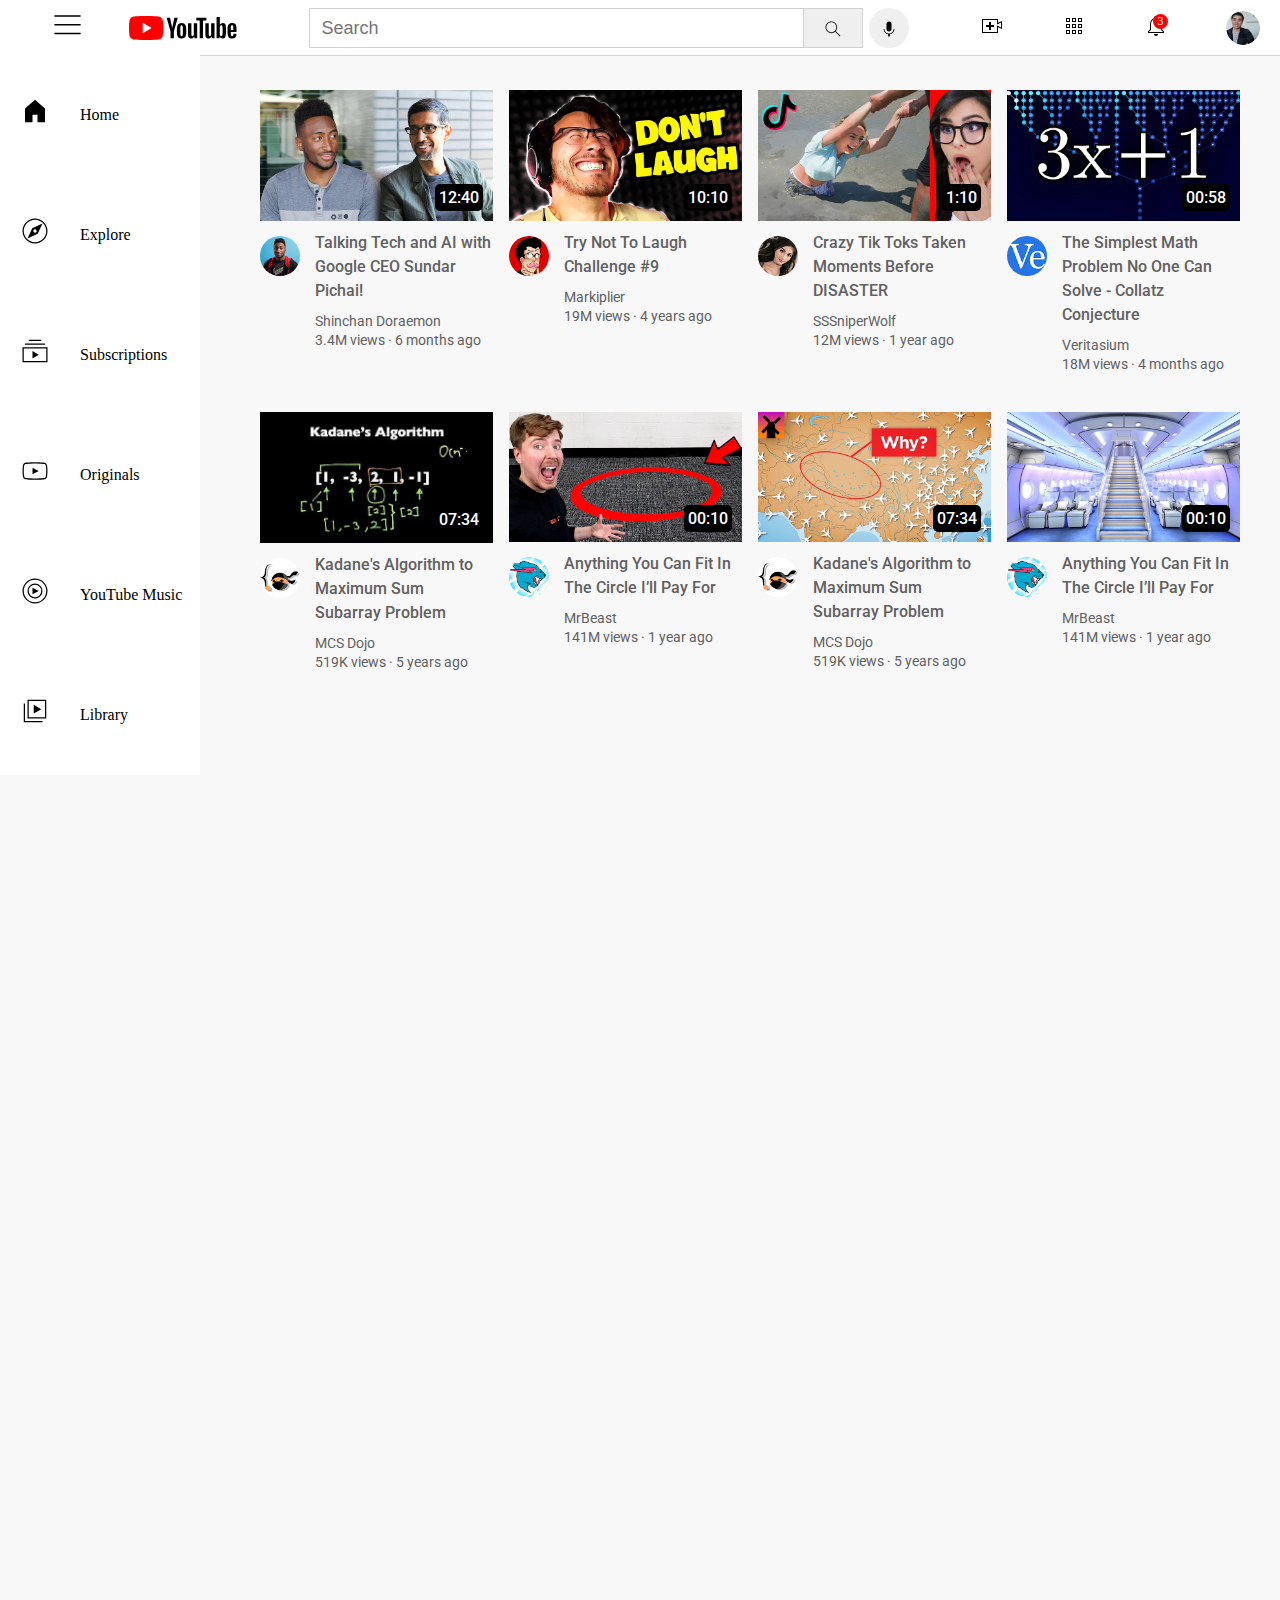
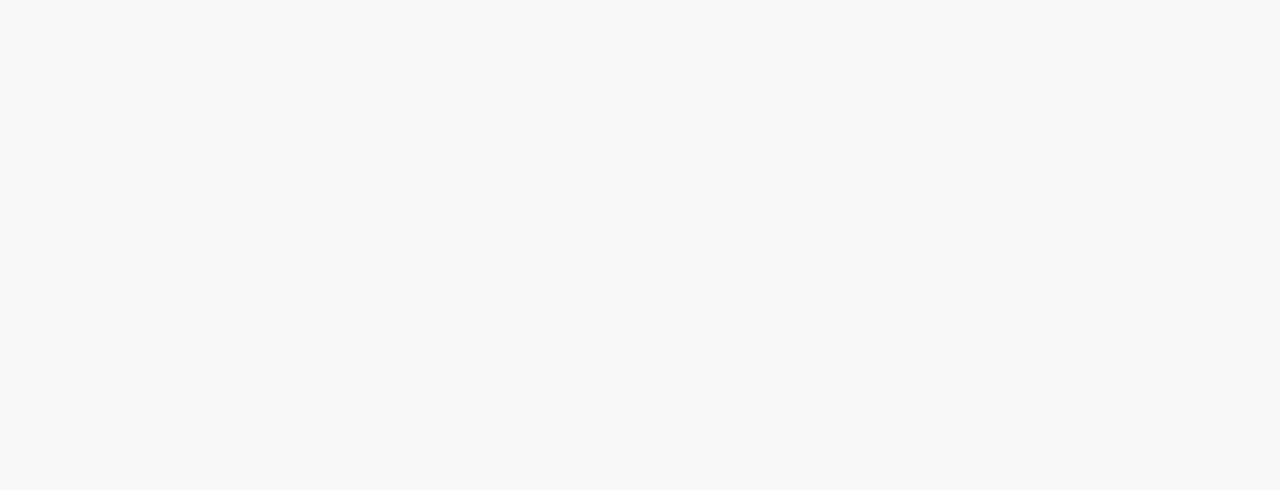
<file: index.html>
<!DOCTYPE html>
<html>
  <head>
    <title>YouTube.com</title>
    <link rel="stylesheet" href="./Styles/header.css">
    <link rel="stylesheet" href="./Styles/general.css">
    <link rel="stylesheet" href="./Styles/video.css">
    <link rel="stylesheet" href="./Styles/sidebar.css">
    <link rel="preconnect" href="https://fonts.googleapis.com">
    <link rel="preconnect" href="https://fonts.gstatic.com" crossorigin="">
    <link href="https://fonts.googleapis.com/css2?family=Roboto:wght@400;500&amp;display=swap" rel="stylesheet">
  </head>
  

  <body>
    <div class="header">
      <div class="left-section">
         <a href="clock.html"> <img class="hamburger-menu" src="icons/hamburger-menu.svg" alt=""> </a>
        <img class="youtube-logo" src="icons/youtube-logo.svg" alt="">
      </div>
      <div class="middle-section">
        <input class="search-bar" placeholder="Search" type="text">
        <button class="search-button">
          <img class="search-icon" src="./icons/search.svg" alt="">
          <div class="tooltip">Search</div>
        </button>
        <button class="voice-search-button">
          <img class="voice-search-icon" src="./icons/voice-search-icon.svg" alt="">
          <div class="tooltip">Search with your voice</div>
        </button>
      </div>
      <div class="right-section">
        <div class="upload-icon-container">
          <img class="upload-icon" src="./icons/upload.svg" alt="">
          <div class="tooltip">Create</div>

        </div>
        <div class="youtube-apps-container">
          <img class="youtube-apps-icon" src="./icons/youtube-apps.svg" alt="">
          <div class="tooltip">Youtube apps</div>
        </div>
        
        <div class="notifications-icon-container">
          <img class="notifications-icon" src="./icons/notifications.svg" alt="">
          <div class="notifications-count">3</div>
          <div class="tooltip">Notifications</div>

        </div>
        
        <img class="current-user-icon" src="./Channel-pictures/my-channel.jpeg" alt="">
      </div>
      
    </div>
    
    <!-- Sidebar section -->
    <div class="sidebar">
      <div class="sidebar-link"><img src="./icons/home.svg" alt=""><div >Home</div></div>
      <div class="sidebar-link"><img src="./icons/explore.svg" alt=""><div>Explore</div></div>
      <div class="sidebar-link"><img src="./icons/subscriptions.svg" alt=""><div>Subscriptions</div></div>
      <div class="sidebar-link"><img src="./icons/originals.svg" alt=""><div>Originals</div></div>
      <div class="sidebar-link"><img src="./icons/youtube-music.svg" alt=""><div>YouTube Music</div></div>
      <div class="sidebar-link"><img src="./icons/library.svg" alt=""><div>Library</div></div>
    </div>


    <div class="video-grid">
      <!-- 1st video -->
    <div class="video-preview">
      <!-- video thumbnail -->
    <div class="thumbnail-1">
      <a href="https://www.youtube.com/watch?v=n2RNcPRtAiY" target="_blank">
        <img class="thumbnail" src="./thumbnails/thumbnail-1.webp" alt="thumbnail-1">
      </a>
      <div class="video-time">12:40</div>
    </div>

    <!-- video info -->
    <div class="video-info-grid">

      <!-- channel profile -->
      <div class="channel-profile"> 
        <a href="https://www.youtube.com/c/mkbhd">
          <img class="profile-pic" src="./Channel-pictures/channel-1.jpeg" alt=""></a>
          <div class="tooltip-channel">
            <div class="prfile-pic-tooltip"><img src="./Channel-pictures/channel-1.jpeg" alt=""></div>
            <div class="channel-toolip-info">
              <div class="channel-name-tooltip">Shinchan Doraemon</div>
              <div>15M subscribers</div>
            </div>
            
            
            
          </div>
        
      </div>
      
      
      <!-- video info except profile image -->
      <div class="video-information">
        <p class="video-title">Talking Tech and AI with Google CEO Sundar Pichai!</p>
        <p class="video-author"> Shinchan Doraemon </p>
        <p class="video-stats">3.4M views &#183; 6 months ago</p>
      </div>
      
    </div>
    </div>

<!-- Second video -->
    <div class="video-preview">
      <!-- video thumbnail -->
    <div class="thumbnail-1">
      <a href="https://www.youtube.com/watch?v=mP0RAo9SKZk" target="_blank">
        <img class="thumbnail" src="./thumbnails/thumbnail-2.webp" alt="thumbnail-1">

      </a>
      <div class="video-time">10:10</div>
    </div>

    <!-- video info -->
    <div class="video-info-grid">

      <!-- channel profile -->
      <div class="channel-profile"> 
        <a href="https://www.youtube.com/c/markiplier">
          <img class="profile-pic" src="./Channel-pictures/channel-2.jpeg" alt=""></a>
          
          <div class="tooltip-channel">
            <div class="prfile-pic-tooltip"><img src="./Channel-pictures/channel-2.jpeg" alt=""></div>
            <div class="channel-toolip-info">
              <div class="channel-name-tooltip">Markiplier</div>
              <div>10M subscribers</div>
            </div>
            
            
            
          </div>
          
        
      </div>
      
      
      <!-- video info except profile image -->
      <div class="video-information">
        <p class="video-title">Try Not To Laugh Challenge #9</p>
        <p class="video-author"> Markiplier </p>
        <p class="video-stats">19M views &#183; 4 years ago</p>
      </div>
      
    </div>
    </div>
    

    <!-- 3rd video -->
    <div class="video-preview">
      <!-- video thumbnail -->
    <div class="thumbnail-1">
      <a href="https://www.youtube.com/watch?v=FgjPQQeTh1w">
        <img class="thumbnail" src="./thumbnails/thumbnail-3.webp" alt="thumbnail-3">

      </a>
      <div class="video-time">1:10</div>
    </div>

    <!-- video info -->
    <div class="video-info-grid">

      <!-- channel profile -->
      <div class="channel-profile"> 
        <a href="https://www.youtube.com/user/SSSniperWolf">        
          <img class="profile-pic" src="./Channel-pictures/channel-3.jpeg" alt=""></a>
          <div class="tooltip-channel">
            <div class="prfile-pic-tooltip"><img src="./Channel-pictures/channel-3.jpeg" alt=""></div>
            <div class="channel-toolip-info">
              <div class="channel-name-tooltip">SSSniperWolf</div>
              <div>20M subscribers</div>
            </div>
            
            
            
          </div>
      </div>
      
      
      <!-- video info except profile image -->
      <div class="video-information">
        <p class="video-title">
          Crazy Tik Toks Taken Moments Before DISASTER</p>
        <p class="video-author"> SSSniperWolf </p>
        <p class="video-stats">12M views &#183; 1 year ago</p>
      </div>
      
    </div>
    </div>

<!-- fourth video -->
    <div class="video-preview">
      <!-- video thumbnail -->
    <div class="thumbnail-1">
      <a href="https://www.youtube.com/watch?v=094y1Z2wpJg">      
        <img class="thumbnail" src="./thumbnails/thumbnail-4.webp" alt="thumbnail-4">
      </a>
      <div class="video-time">00:58</div>
    </div>

    <!-- video info -->
    <div class="video-info-grid">

      <!-- channel profile -->
      <div class="channel-profile"> 
        <a href="https://www.youtube.com/c/veritasium">
        <img class="profile-pic" src="./Channel-pictures/channel-4.jpeg" alt=""></a>
        <div class="tooltip-channel">
          <div class="prfile-pic-tooltip"><img src="./Channel-pictures/channel-4.jpeg" alt=""></div>
          <div class="channel-toolip-info">
            <div class="channel-name-tooltip">Veritasium</div>
            <div>30M subscribers</div>
          </div>
          
          
          
        </div>
      </div>
      
      
      <!-- video info except profile image -->
      <div class="video-information">
        <p class="video-title">
          The Simplest Math Problem No One Can Solve - Collatz Conjecture</p>
        <p class="video-author"> Veritasium </p>
        <p class="video-stats">18M views &#183; 4 months ago</p>
      </div>
      
    </div>
    </div>
    
    <!-- fifth video -->
    <div class="video-preview">
      <!-- video thumbnail -->
    <div class="thumbnail-1">
      <a href="https://www.youtube.com/watch?v=86CQq3pKSUw">
      <img class="thumbnail" src="./thumbnails/thumbnail-5.webp" alt="thumbnail-5"></a>
      <div class="video-time">07:34</div>
    </div>

    <!-- video info -->
    <div class="video-info-grid">

      <!-- channel profile -->
      <div class="channel-profile"> <a href="https://www.youtube.com/c/CSDojo">
        <img class="profile-pic" src="./Channel-pictures/channel-5.jpeg" alt=""></a>
        <div class="tooltip-channel">
          <div class="prfile-pic-tooltip"><img src="./Channel-pictures/channel-5.jpeg" alt=""></div>
          <div class="channel-toolip-info">
            <div class="channel-name-tooltip">MCS Dojo</div>
            <div>5M subscribers</div>
          </div>
          
          
          
        </div>
      </div>
      
      
      <!-- video info except profile image -->
      <div class="video-information">
        <p class="video-title">Kadane's Algorithm to Maximum Sum Subarray Problem</p>
        <p class="video-author"> MCS Dojo</p>
        <p class="video-stats">  519K views &#183; 5 years ago</p>
      </div>
      
    </div>
    </div>

<!-- Sixth video -->
    <div class="video-preview">
      <!-- video thumbnail -->
    <div class="thumbnail-1"><a href="https://www.youtube.com/watch?v=yXWw0_UfSFg">
      <img class="thumbnail" src="./thumbnails/thumbnail-6.webp" alt="thumbnail-6"></a>
      <div class="video-time">00:10</div>
    </div>

    <!-- video info -->
    <div class="video-info-grid">

      <!-- channel profile -->
      <div class="channel-profile"> <a href="https://www.youtube.com/channel/UCX6OQ3DkcsbYNE6H8uQQuVA">
        <img class="profile-pic" src="./Channel-pictures/channel-6.jpeg" alt=""></a>
        <div class="tooltip-channel">
          <div class="prfile-pic-tooltip"><img src="./Channel-pictures/channel-6.jpeg" alt=""></div>
          <div class="channel-toolip-info">
            <div class="channel-name-tooltip">MrBeast</div>
            <div>350M subscribers</div>
          </div>
          
          
          
        </div>
        
      </div>
      
      
      <!-- video info except profile image -->
      <div class="video-information">
        <p class="video-title">
          Anything You Can Fit In The Circle I’ll Pay For</p>
        <p class="video-author">MrBeast </p>
        <p class="video-stats">141M views &#183; 1 year ago</p>
      </div>
      
    </div>
    </div>


    <div class="video-preview">
      <!-- video thumbnail -->
    <div class="thumbnail-1">
      <a href="https://www.youtube.com/watch?v=86CQq3pKSUw">
      <img class="thumbnail" src="./thumbnails/thumbnail-7.webp" alt="thumbnail-5"></a>
      <div class="video-time">07:34</div>
    </div>

    <!-- video info -->
    <div class="video-info-grid">

      <!-- channel profile -->
      <div class="channel-profile"> <a href="https://www.youtube.com/c/CSDojo">
        <img class="profile-pic" src="./Channel-pictures/channel-5.jpeg" alt=""></a>
        <div class="tooltip-channel">
          <div class="prfile-pic-tooltip"><img src="./Channel-pictures/channel-5.jpeg" alt=""></div>
          <div class="channel-toolip-info">
            <div class="channel-name-tooltip">MCS Dojo</div>
            <div>5M subscribers</div>
          </div>
          
          
          
        </div>
      </div>
      
      
      <!-- video info except profile image -->
      <div class="video-information">
        <p class="video-title">Kadane's Algorithm to Maximum Sum Subarray Problem</p>
        <p class="video-author"> MCS Dojo</p>
        <p class="video-stats">  519K views &#183; 5 years ago</p>
      </div>
      
    </div>
    </div>

<!-- Sixth video -->
    <div class="video-preview">
      <!-- video thumbnail -->
    <div class="thumbnail-1"><a href="https://www.youtube.com/watch?v=yXWw0_UfSFg">
      <img class="thumbnail" src="./thumbnails/thumbnail-8.webp" alt="thumbnail-6"></a>
      <div class="video-time">00:10</div>
    </div>

    <!-- video info -->
    <div class="video-info-grid">

      <!-- channel profile -->
      <div class="channel-profile"> <a href="https://www.youtube.com/channel/UCX6OQ3DkcsbYNE6H8uQQuVA">
        <img class="profile-pic" src="./Channel-pictures/channel-6.jpeg" alt=""></a>
        <div class="tooltip-channel">
          <div class="prfile-pic-tooltip"><img src="./Channel-pictures/channel-6.jpeg" alt=""></div>
          <div class="channel-toolip-info">
            <div class="channel-name-tooltip">MrBeast</div>
            <div>350M subscribers</div>
          </div>
          
          
          
        </div>
        
      </div>
      
      
      <!-- video info except profile image -->
      <div class="video-information">
        <p class="video-title">
          Anything You Can Fit In The Circle I’ll Pay For</p>
        <p class="video-author">MrBeast </p>
        <p class="video-stats">141M views &#183; 1 year ago</p>
      </div>
      
    </div>
    </div>

    </div>
      
  </body>


</html>
</file>
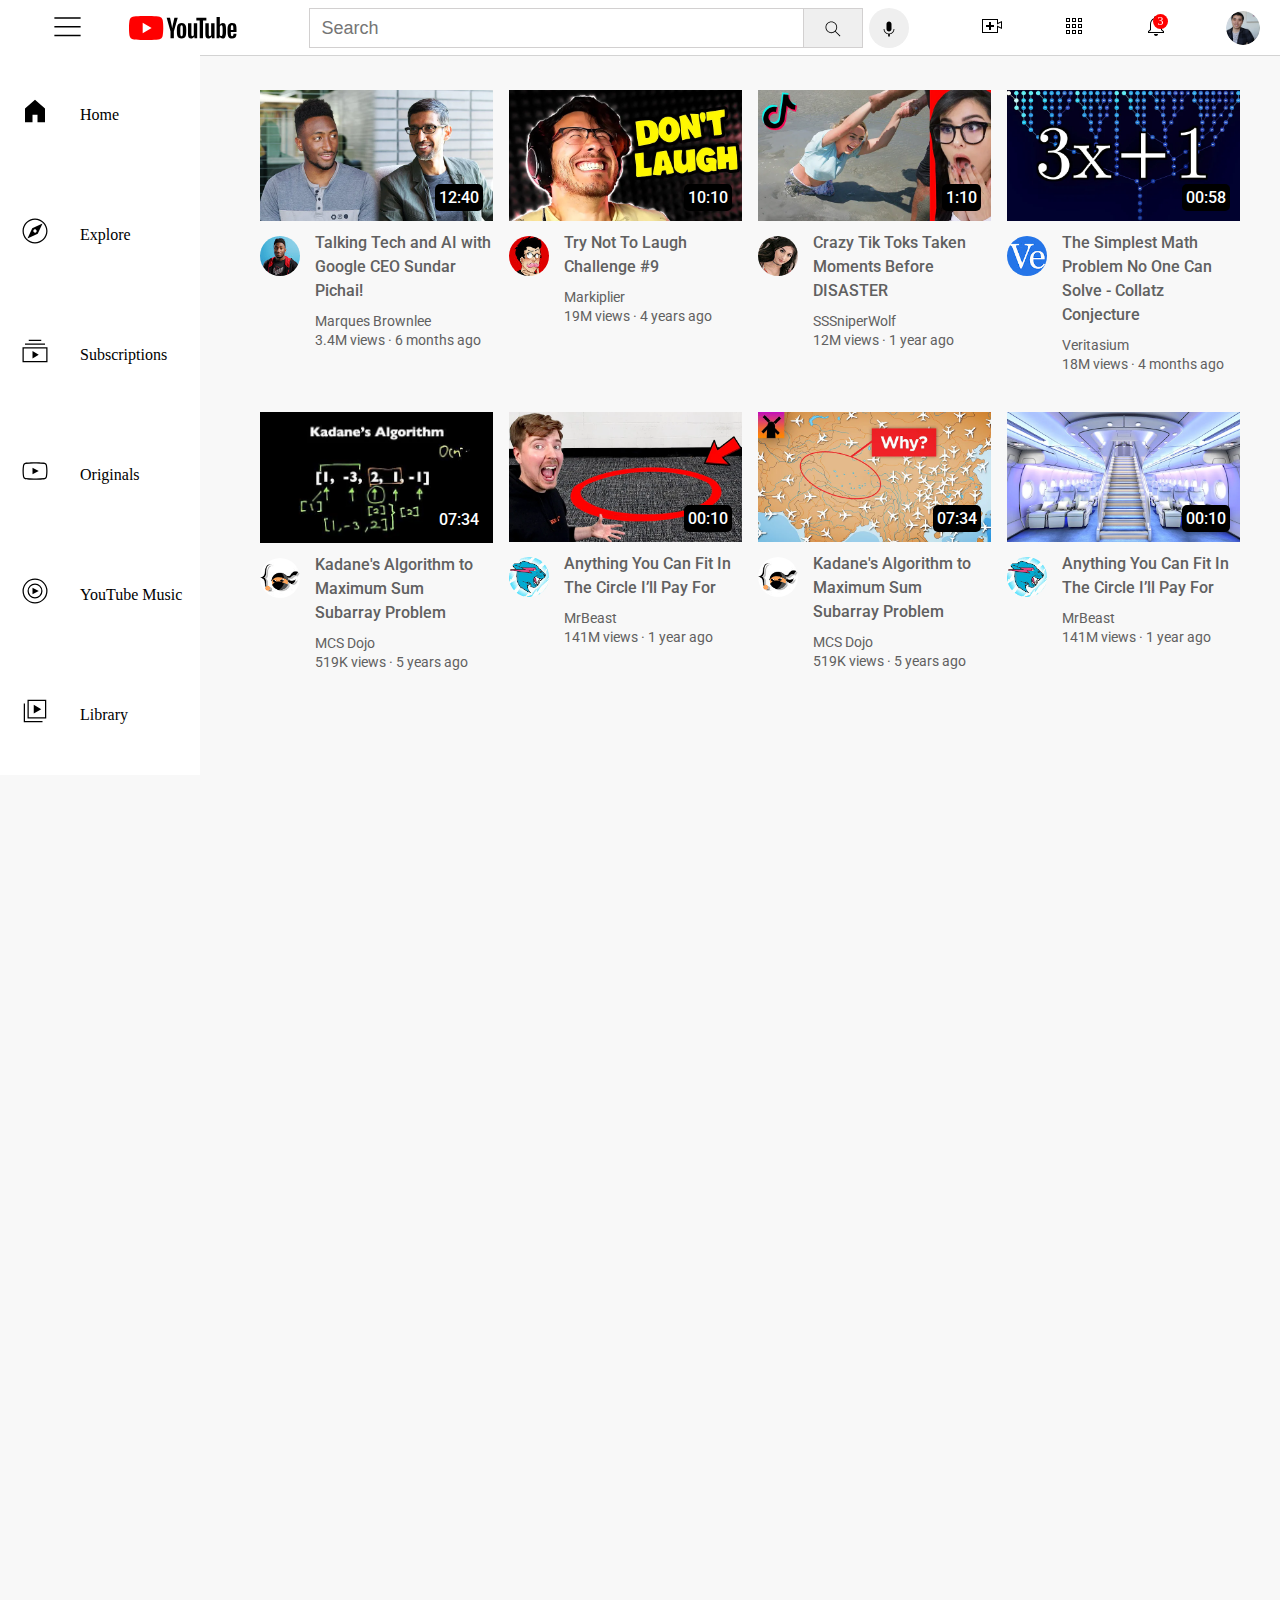
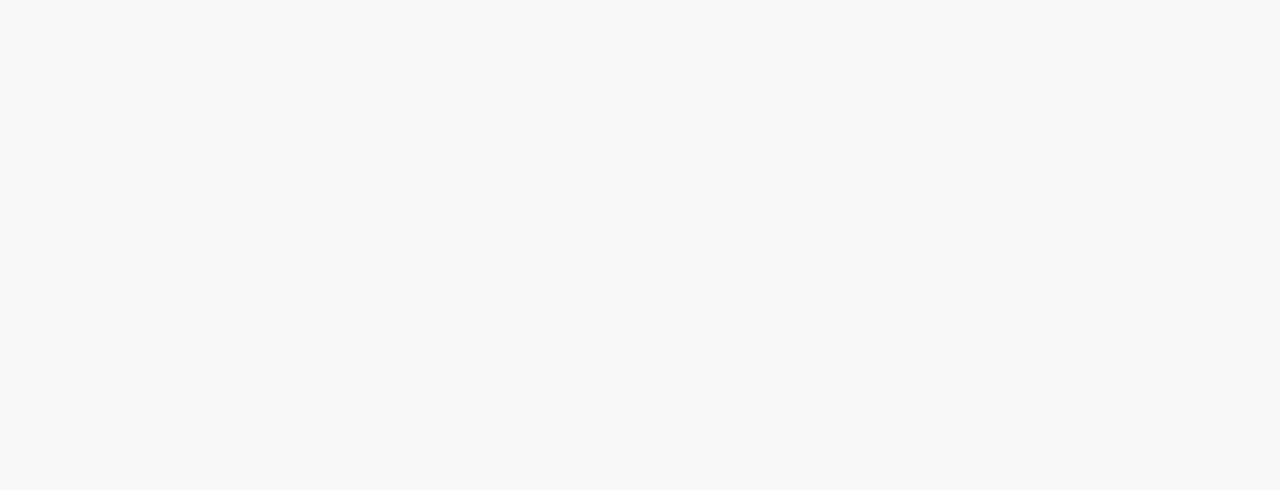
<file: youtube.html>
<!DOCTYPE html>
<html>
  <head>
    <title>YouTube.com clone</title>
    <link rel="stylesheet" href="./Styles/header.css">
    <link rel="stylesheet" href="./Styles/general.css">
    <link rel="stylesheet" href="./Styles/video.css">
    <link rel="stylesheet" href="./Styles/sidebar.css">
    <link rel="preconnect" href="https://fonts.googleapis.com">
    <link rel="preconnect" href="https://fonts.gstatic.com" crossorigin="">
    <link href="https://fonts.googleapis.com/css2?family=Roboto:wght@400;500&amp;display=swap" rel="stylesheet">
  </head>
  

  <body>
    <div class="header">
      <div class="left-section">
        <img class="hamburger-menu" src="icons/hamburger-menu.svg" alt="">
        <img class="youtube-logo" src="icons/youtube-logo.svg" alt="">
      </div>
      <div class="middle-section">
        <input class="search-bar" placeholder="Search" type="text">
        <button class="search-button">
          <img class="search-icon" src="./icons/search.svg" alt="">
          <div class="tooltip">Search</div>
        </button>
        <button class="voice-search-button">
          <img class="voice-search-icon" src="./icons/voice-search-icon.svg" alt="">
          <div class="tooltip">Search with your voice</div>
        </button>
      </div>
      <div class="right-section">
        <div class="upload-icon-container">
          <img class="upload-icon" src="./icons/upload.svg" alt="">
          <div class="tooltip">Create</div>

        </div>
        <div class="youtube-apps-container">
          <img class="youtube-apps-icon" src="./icons/youtube-apps.svg" alt="">
          <div class="tooltip">Youtube apps</div>
        </div>
        
        <div class="notifications-icon-container">
          <img class="notifications-icon" src="./icons/notifications.svg" alt="">
          <div class="notifications-count">3</div>
          <div class="tooltip">Notifications</div>

        </div>
        
        <img class="current-user-icon" src="./Channel-pictures/my-channel.jpeg" alt="">
      </div>
      
    </div>
    
    <!-- Sidebar section -->
    <div class="sidebar">
      <div class="sidebar-link"><img src="./icons/home.svg" alt=""><div >Home</div></div>
      <div class="sidebar-link"><img src="./icons/explore.svg" alt=""><div>Explore</div></div>
      <div class="sidebar-link"><img src="./icons/subscriptions.svg" alt=""><div>Subscriptions</div></div>
      <div class="sidebar-link"><img src="./icons/originals.svg" alt=""><div>Originals</div></div>
      <div class="sidebar-link"><img src="./icons/youtube-music.svg" alt=""><div>YouTube Music</div></div>
      <div class="sidebar-link"><img src="./icons/library.svg" alt=""><div>Library</div></div>
    </div>


    <div class="video-grid">
      <!-- 1st video -->
    <div class="video-preview">
      <!-- video thumbnail -->
    <div class="thumbnail-1">
      <a href="https://www.youtube.com/watch?v=n2RNcPRtAiY" target="_blank">
        <img class="thumbnail" src="./thumbnails/thumbnail-1.webp" alt="thumbnail-1">
      </a>
      <div class="video-time">12:40</div>
    </div>

    <!-- video info -->
    <div class="video-info-grid">

      <!-- channel profile -->
      <div class="channel-profile"> 
        <a href="https://www.youtube.com/c/mkbhd">
          <img class="profile-pic" src="./Channel-pictures/channel-1.jpeg" alt=""></a>
          <div class="tooltip-channel">
            <div class="prfile-pic-tooltip"><img src="./Channel-pictures/channel-1.jpeg" alt=""></div>
            <div class="channel-toolip-info">
              <div class="channel-name-tooltip">Marques Brownlee</div>
              <div>15M subscribers</div>
            </div>
            
            
            
          </div>
        
      </div>
      
      
      <!-- video info except profile image -->
      <div class="video-information">
        <p class="video-title">Talking Tech and AI with Google CEO Sundar Pichai!</p>
        <p class="video-author"> Marques Brownlee </p>
        <p class="video-stats">3.4M views &#183; 6 months ago</p>
      </div>
      
    </div>
    </div>

<!-- Second video -->
    <div class="video-preview">
      <!-- video thumbnail -->
    <div class="thumbnail-1">
      <a href="https://www.youtube.com/watch?v=mP0RAo9SKZk" target="_blank">
        <img class="thumbnail" src="./thumbnails/thumbnail-2.webp" alt="thumbnail-1">

      </a>
      <div class="video-time">10:10</div>
    </div>

    <!-- video info -->
    <div class="video-info-grid">

      <!-- channel profile -->
      <div class="channel-profile"> 
        <a href="https://www.youtube.com/c/markiplier">
          <img class="profile-pic" src="./Channel-pictures/channel-2.jpeg" alt=""></a>
          
          <div class="tooltip-channel">
            <div class="prfile-pic-tooltip"><img src="./Channel-pictures/channel-2.jpeg" alt=""></div>
            <div class="channel-toolip-info">
              <div class="channel-name-tooltip">Markiplier</div>
              <div>10M subscribers</div>
            </div>
            
            
            
          </div>
          
        
      </div>
      
      
      <!-- video info except profile image -->
      <div class="video-information">
        <p class="video-title">Try Not To Laugh Challenge #9</p>
        <p class="video-author"> Markiplier </p>
        <p class="video-stats">19M views &#183; 4 years ago</p>
      </div>
      
    </div>
    </div>
    

    <!-- 3rd video -->
    <div class="video-preview">
      <!-- video thumbnail -->
    <div class="thumbnail-1">
      <a href="https://www.youtube.com/watch?v=FgjPQQeTh1w">
        <img class="thumbnail" src="./thumbnails/thumbnail-3.webp" alt="thumbnail-3">

      </a>
      <div class="video-time">1:10</div>
    </div>

    <!-- video info -->
    <div class="video-info-grid">

      <!-- channel profile -->
      <div class="channel-profile"> 
        <a href="https://www.youtube.com/user/SSSniperWolf">        
          <img class="profile-pic" src="./Channel-pictures/channel-3.jpeg" alt=""></a>
          <div class="tooltip-channel">
            <div class="prfile-pic-tooltip"><img src="./Channel-pictures/channel-3.jpeg" alt=""></div>
            <div class="channel-toolip-info">
              <div class="channel-name-tooltip">SSSniperWolf</div>
              <div>20M subscribers</div>
            </div>
            
            
            
          </div>
      </div>
      
      
      <!-- video info except profile image -->
      <div class="video-information">
        <p class="video-title">
          Crazy Tik Toks Taken Moments Before DISASTER</p>
        <p class="video-author"> SSSniperWolf </p>
        <p class="video-stats">12M views &#183; 1 year ago</p>
      </div>
      
    </div>
    </div>

<!-- fourth video -->
    <div class="video-preview">
      <!-- video thumbnail -->
    <div class="thumbnail-1">
      <a href="https://www.youtube.com/watch?v=094y1Z2wpJg">      
        <img class="thumbnail" src="./thumbnails/thumbnail-4.webp" alt="thumbnail-4">
      </a>
      <div class="video-time">00:58</div>
    </div>

    <!-- video info -->
    <div class="video-info-grid">

      <!-- channel profile -->
      <div class="channel-profile"> 
        <a href="https://www.youtube.com/c/veritasium">
        <img class="profile-pic" src="./Channel-pictures/channel-4.jpeg" alt=""></a>
        <div class="tooltip-channel">
          <div class="prfile-pic-tooltip"><img src="./Channel-pictures/channel-4.jpeg" alt=""></div>
          <div class="channel-toolip-info">
            <div class="channel-name-tooltip">Veritasium</div>
            <div>30M subscribers</div>
          </div>
          
          
          
        </div>
      </div>
      
      
      <!-- video info except profile image -->
      <div class="video-information">
        <p class="video-title">
          The Simplest Math Problem No One Can Solve - Collatz Conjecture</p>
        <p class="video-author"> Veritasium </p>
        <p class="video-stats">18M views &#183; 4 months ago</p>
      </div>
      
    </div>
    </div>
    
    <!-- fifth video -->
    <div class="video-preview">
      <!-- video thumbnail -->
    <div class="thumbnail-1">
      <a href="https://www.youtube.com/watch?v=86CQq3pKSUw">
      <img class="thumbnail" src="./thumbnails/thumbnail-5.webp" alt="thumbnail-5"></a>
      <div class="video-time">07:34</div>
    </div>

    <!-- video info -->
    <div class="video-info-grid">

      <!-- channel profile -->
      <div class="channel-profile"> <a href="https://www.youtube.com/c/CSDojo">
        <img class="profile-pic" src="./Channel-pictures/channel-5.jpeg" alt=""></a>
        <div class="tooltip-channel">
          <div class="prfile-pic-tooltip"><img src="./Channel-pictures/channel-5.jpeg" alt=""></div>
          <div class="channel-toolip-info">
            <div class="channel-name-tooltip">MCS Dojo</div>
            <div>5M subscribers</div>
          </div>
          
          
          
        </div>
      </div>
      
      
      <!-- video info except profile image -->
      <div class="video-information">
        <p class="video-title">Kadane's Algorithm to Maximum Sum Subarray Problem</p>
        <p class="video-author"> MCS Dojo</p>
        <p class="video-stats">  519K views &#183; 5 years ago</p>
      </div>
      
    </div>
    </div>

<!-- Sixth video -->
    <div class="video-preview">
      <!-- video thumbnail -->
    <div class="thumbnail-1"><a href="https://www.youtube.com/watch?v=yXWw0_UfSFg">
      <img class="thumbnail" src="./thumbnails/thumbnail-6.webp" alt="thumbnail-6"></a>
      <div class="video-time">00:10</div>
    </div>

    <!-- video info -->
    <div class="video-info-grid">

      <!-- channel profile -->
      <div class="channel-profile"> <a href="https://www.youtube.com/channel/UCX6OQ3DkcsbYNE6H8uQQuVA">
        <img class="profile-pic" src="./Channel-pictures/channel-6.jpeg" alt=""></a>
        <div class="tooltip-channel">
          <div class="prfile-pic-tooltip"><img src="./Channel-pictures/channel-6.jpeg" alt=""></div>
          <div class="channel-toolip-info">
            <div class="channel-name-tooltip">MrBeast</div>
            <div>350M subscribers</div>
          </div>
          
          
          
        </div>
        
      </div>
      
      
      <!-- video info except profile image -->
      <div class="video-information">
        <p class="video-title">
          Anything You Can Fit In The Circle I’ll Pay For</p>
        <p class="video-author">MrBeast </p>
        <p class="video-stats">141M views &#183; 1 year ago</p>
      </div>
      
    </div>
    </div>


    <div class="video-preview">
      <!-- video thumbnail -->
    <div class="thumbnail-1">
      <a href="https://www.youtube.com/watch?v=86CQq3pKSUw">
      <img class="thumbnail" src="./thumbnails/thumbnail-7.webp" alt="thumbnail-5"></a>
      <div class="video-time">07:34</div>
    </div>

    <!-- video info -->
    <div class="video-info-grid">

      <!-- channel profile -->
      <div class="channel-profile"> <a href="https://www.youtube.com/c/CSDojo">
        <img class="profile-pic" src="./Channel-pictures/channel-5.jpeg" alt=""></a>
        <div class="tooltip-channel">
          <div class="prfile-pic-tooltip"><img src="./Channel-pictures/channel-5.jpeg" alt=""></div>
          <div class="channel-toolip-info">
            <div class="channel-name-tooltip">MCS Dojo</div>
            <div>5M subscribers</div>
          </div>
          
          
          
        </div>
      </div>
      
      
      <!-- video info except profile image -->
      <div class="video-information">
        <p class="video-title">Kadane's Algorithm to Maximum Sum Subarray Problem</p>
        <p class="video-author"> MCS Dojo</p>
        <p class="video-stats">  519K views &#183; 5 years ago</p>
      </div>
      
    </div>
    </div>

<!-- Sixth video -->
    <div class="video-preview">
      <!-- video thumbnail -->
    <div class="thumbnail-1"><a href="https://www.youtube.com/watch?v=yXWw0_UfSFg">
      <img class="thumbnail" src="./thumbnails/thumbnail-8.webp" alt="thumbnail-6"></a>
      <div class="video-time">00:10</div>
    </div>

    <!-- video info -->
    <div class="video-info-grid">

      <!-- channel profile -->
      <div class="channel-profile"> <a href="https://www.youtube.com/channel/UCX6OQ3DkcsbYNE6H8uQQuVA">
        <img class="profile-pic" src="./Channel-pictures/channel-6.jpeg" alt=""></a>
        <div class="tooltip-channel">
          <div class="prfile-pic-tooltip"><img src="./Channel-pictures/channel-6.jpeg" alt=""></div>
          <div class="channel-toolip-info">
            <div class="channel-name-tooltip">MrBeast</div>
            <div>350M subscribers</div>
          </div>
          
          
          
        </div>
        
      </div>
      
      
      <!-- video info except profile image -->
      <div class="video-information">
        <p class="video-title">
          Anything You Can Fit In The Circle I’ll Pay For</p>
        <p class="video-author">MrBeast </p>
        <p class="video-stats">141M views &#183; 1 year ago</p>
      </div>
      
    </div>
    </div>

    </div>
      
  </body>


</html>
</file>
<file: Styles/header.css>
.header{
    height: 55px ;
    display: flex;
    flex-direction: row;
    justify-content: space-between;
    position: fixed;
    top:0;
    left:0;
    right: 0;
    background-color: white;
    border-bottom: 1px solid lightgrey;
    z-index: 100;
}

.left-section{
    align-items: center;
    display: flex;
}

.hamburger-menu{
    height: 35px;
    margin-left: 50px;
    margin-right: 23px;
    cursor: pointer;
}
.youtube-logo{
    height: 24px;
    margin-left: 21px;
    cursor: pointer;
}

.middle-section{
   
    display: flex;
    flex: 1 ;
    margin-left: 0px;
    margin-right: 0px;
    max-width: 600px;
    align-items: center;
}

.search-icon{
    width: 20px;
    height: 20px;
    padding-top: 5px;
    
}

.search-button{
    width: 60px;
    height: 40px;
    margin-left: -2px;
    border: 1px solid rgb(210, 208, 208);;
    margin-right: 6px;
    position:relative;
    cursor: pointer;


}

.search-button .tooltip,
 .voice-search-button .tooltip,
 .upload-icon-container .tooltip,
 .youtube-apps-container .tooltip,
 .notifications-icon-container .tooltip{
    background-color: gray;
    color: white;
    position:absolute;
    bottom:-30px;
    padding:4px;
    opacity: 0;
    transition: opacity 0.15s;  
    pointer-events: none;
    white-space: nowrap;
}

.search-button:hover .tooltip,
 .voice-search-button:hover .tooltip,
 .upload-icon-container:hover .tooltip,
 .youtube-apps-container:hover .tooltip,
 .notifications-icon-container:hover .tooltip{
    opacity: 1;
}

.voice-search-button{
    width: 40px;
    height: 40px;
    border-radius: 50%;
    border: none;
    position: relative;
    cursor: pointer;
}

.voice-search-icon{
    padding-top:5px;
    height: 20px;
    width: 20px;
}
 /* .search-button, .upload-icon-container{
    position: relative;
    display: flex;
    justify-content: center;
    align-items: center;
}  */

.search-bar{
    
    flex: 1;
    height: 36px;
    border: 1px solid rgb(210, 208, 208);
    font-size:20px;
    width: 0;
    min-width: 30px;
}

.search-bar::placeholder{
    padding-left:10px;
    font-size:18px;
    
}
.right-section{
    
    width: 300px;
    display: flex;
    align-items: center;
    justify-content: space-between;
    flex-shrink: 0;
}

.upload-icon{
    height: 24px;
    cursor: pointer;
}

.youtube-apps-icon{
    height: 24px;
    cursor: pointer;
}

.notifications-icon{
    height: 24px;
    cursor: pointer;
}

.notifications-icon-container{
    position: relative;
}

.notifications-count{
    position: absolute;
    background-color: red;
    width: 15px;
    height: 15px;
    display: flex;
    color: white;
    top: 0;
    right: 0;
    border-radius: 50%;
    font-size: 12px;
    align-items: center;
    justify-content: center;
}


.current-user-icon{
    height: 34px;
    border-radius:17px ;
    margin-right: 20px;
}
</file>
<file: Styles/general.css>
p{
    font-family: Roboto, Arial, sans-serif;
    font-size: 12px;
    color: rgb(96, 96, 96);
}

body{
    margin:0;
    height: 2000px;
    padding-top: 90px;
    padding-left:170px;
    padding-right: 40px;
    background-color: rgb(248, 248, 248);
}
</file>
<file: Styles/video.css>
.thumbnail{ 
    width: 100%;
    display: block;
  }
  

  .video-title{
    font-family: Roboto, Arial, sans-serif;
    font-size: 14px;
    font-weight: 500;
    /* width: 250px; */
    margin-top:0;
    margin-bottom: 10px;  
  }

  @media (min-width:1000px){
    .video-title{
      font-size: 16px;
      line-height: 24px;
    }
  }

  .video-author, .video-stats{
    font-family: Roboto, Arial, sans-serif;
    font-size: 12px;
    color: rgb(96, 96, 96);
    margin-top: 0;
    margin-bottom:0;
  }

  @media (min-width:1000px){
    .video-author, .video-stats{
      font-size: 14px;
    }
  }

  .video-author{
    margin-bottom: 3px;
  }

  
  

  .video-info-grid{
    display: grid;
    grid-template-columns: 45px 1fr;
    width: 100%;
  }


  .channel-profile{
    display: inline-block;
    /* margin-top: 15px; */
    position: relative;
    white-space: nowrap;
    display: flex;
    
  }
  
  .tooltip-channel{
    border:none;
    border-radius: 7px;
    display: flex;
    margin-top: 20px;
    padding: 10px;
    position:absolute;
    bottom:-55px;
    left:40px;
    z-index:300;
    opacity: 0;
    background-color: white;
    box-shadow: 0px 1px 5px rgba(0,0,0,0.25);
    transition: opacity 0.5s;
    pointer-events: none;
  }

  .channel-profile:hover .tooltip-channel{
    opacity: 1;
  }

  .channel-toolip-info{
    display: flex;
    flex-direction: column;
    justify-content: space-between;
    margin-left: 10px;
    
  }

  .channel-name-tooltip{
    font-size: 20px;
    font-weight: bold;
  }
  
  .tooltip-channel img{
    border-radius: 50px;
    width: 40px;
  }

  .video-information{
    display: inline-block;
    margin-top: 10px;
    margin-left: 10px;
    /* background-color: grey; */
    
  }

  .profile-pic{
    border-radius: 50px;
    width: 40px;
    margin-top:15px;

  }

  .video-grid{
    display: grid;
    /* grid-template-columns: 1fr 1fr 1fr; */
    column-gap: 16px;
    row-gap: 40px;
    /* width: 1280px; */
  }

 
  @media (max-width:650px){
    .video-grid{
      grid-template-columns: 1fr;
    }
  }
  @media (min-width:651px) and (max-width:1000px) {
   .video-grid{
    grid-template-columns: 1fr 1fr;
   }
  }

  @media (min-width:1000px) and (max-width:1250px){
    .video-grid{
      grid-template-columns: 1fr 1fr 1fr;
    }
  }

  @media (min-width:1251px) and (max-width:2000px){
    .video-grid{
      grid-template-columns: 1fr 1fr 1fr 1fr;
    }
  }
  

  .thumbnail-1{
    position: relative;
  }
  
.video-time{
  background-color: black;
  color: white;
  position: absolute;
  bottom: 10px;
  right: 10px;
  padding:4px;
  border-radius: 5px;
  font-family: roboto, arial;
  font-weight: 500;
}
</file>
<file: Styles/sidebar.css>
.sidebar{
    position: fixed;
    left: 0;
    bottom: 0;
    top: 55px;
    z-index: 200;
    width: 130px;
    display: flex;
    flex-direction: column;
}
.sidebar-link{
    height: 120px;
    background-color: white;
    display: flex;
    flex-direction: column;
    align-items: center;
    justify-content: center;
    cursor: pointer;
}

.sidebar-link:hover{
    background-color: rgb(228, 225, 225);

}
.sidebar-link img{
    height: 30px;
    margin-bottom: 8px;
}   



@media (min-width:1200px){
    .sidebar{
        position:fixed;
        left: 0;
        bottom:0;
        top:55px;
        width: 200px;
        /* z-index: 200; */
    }
    .sidebar-link{
        display: flex;
        flex-direction: row;
        justify-content: start;
        
    }
    .sidebar-link img{
        margin-right: 30px;
        margin-left:20px;
    }
    body{
        margin-left:90px;

    }
    
}
</file>
